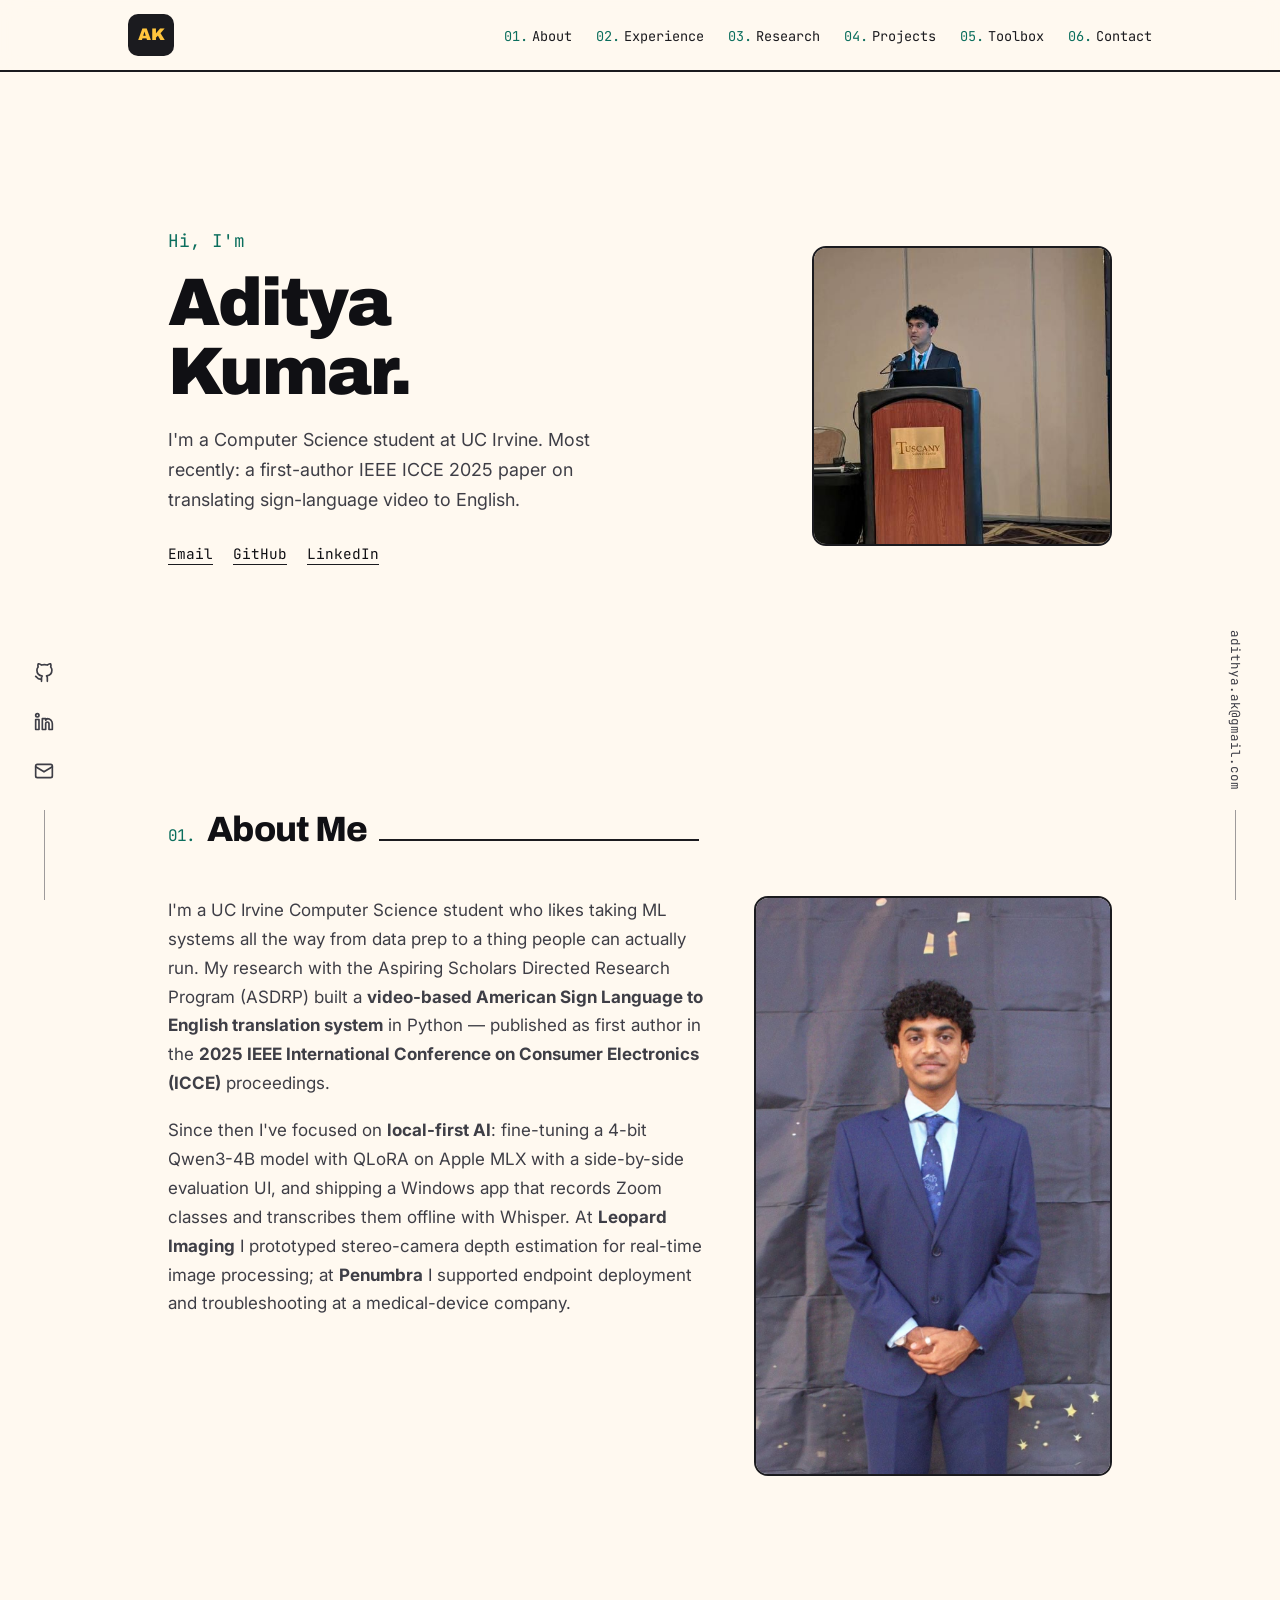
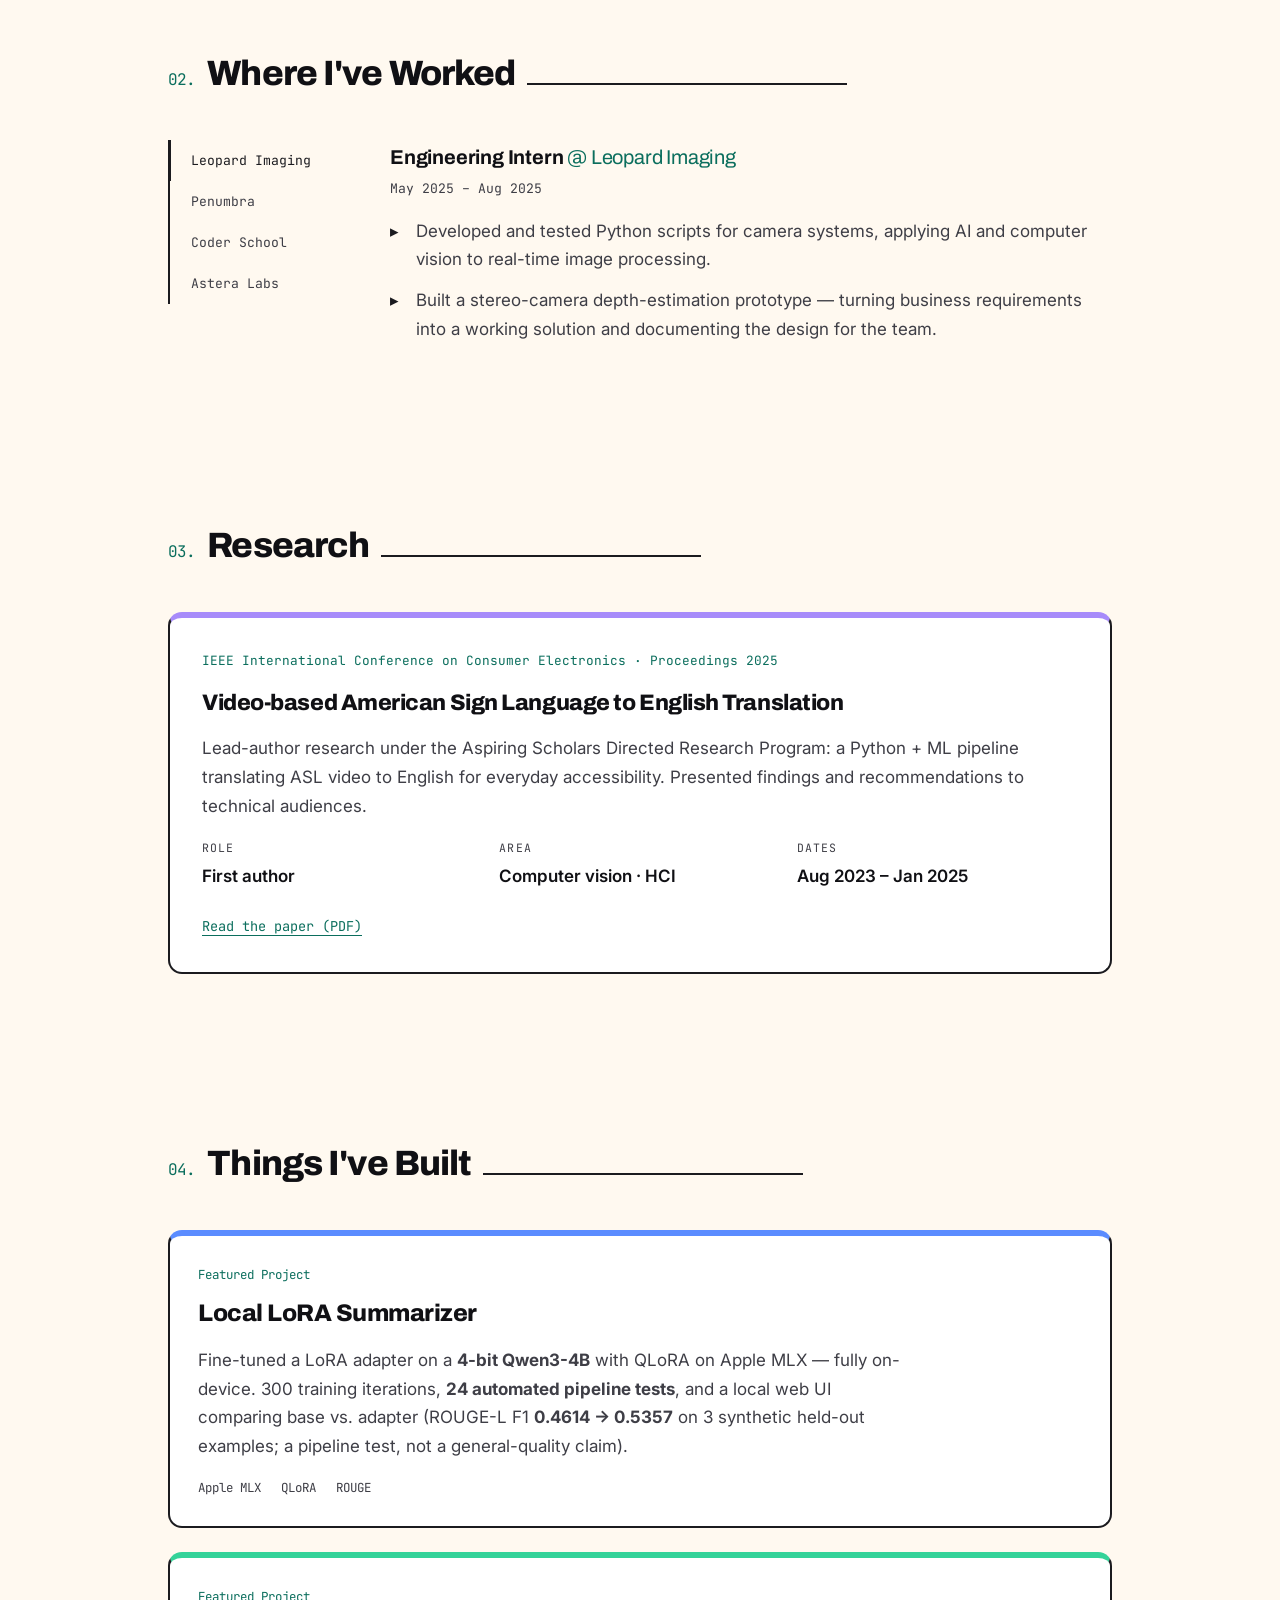
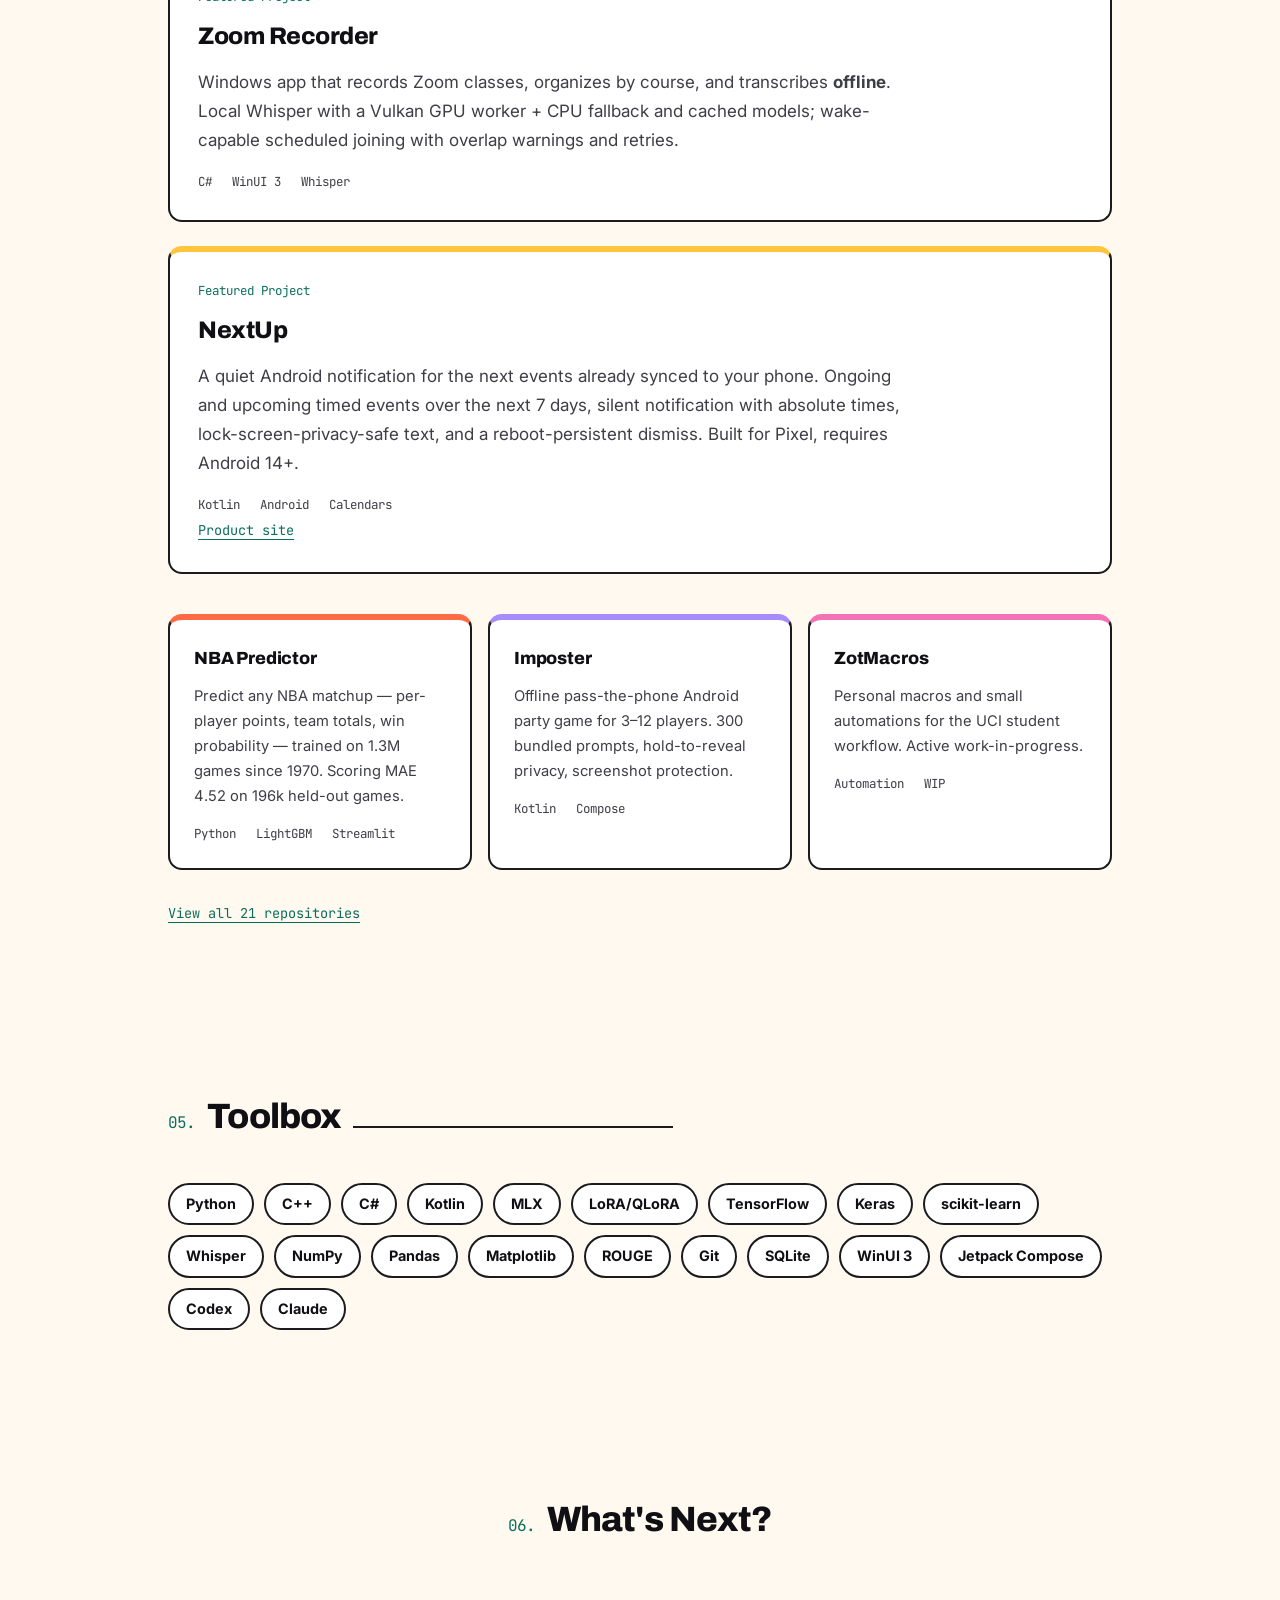
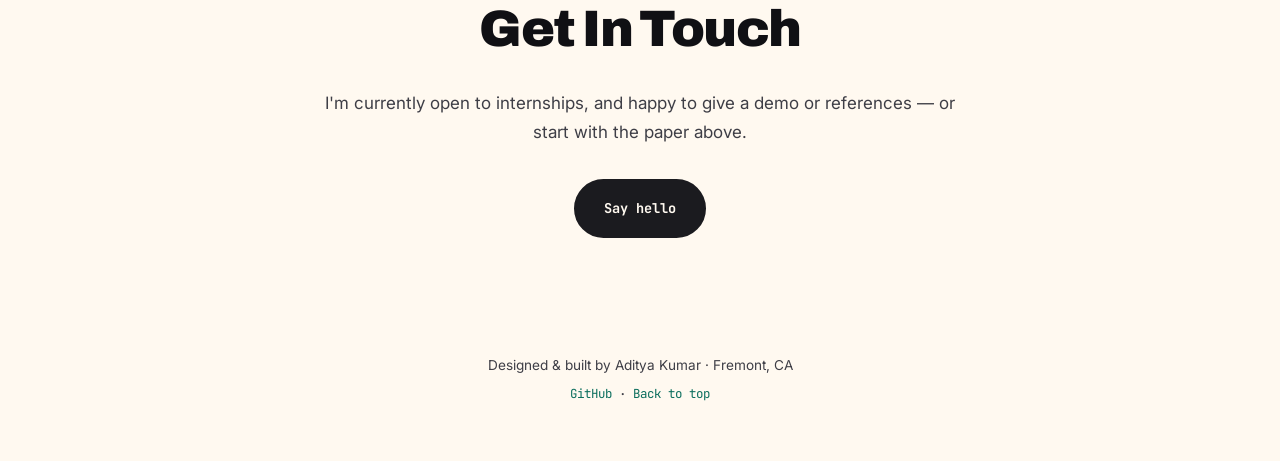
<file: index.html>
<!doctype html>
<html lang="en">
<head>
  <meta charset="utf-8" />
  <meta name="viewport" content="width=device-width, initial-scale=1" />
  <title>Aditya Kumar — Computer Science @ UC Irvine</title>
  <meta name="description" content="Aditya Kumar is a Computer Science student at UC Irvine, first author of an IEEE ICCE 2025 paper on video-based ASL translation. He builds local-first ML systems and on-device apps." />
  <link rel="icon" href="data:image/svg+xml,<svg xmlns='http://www.w3.org/2000/svg' viewBox='0 0 100 100'><rect width='100' height='100' rx='24' fill='%231B1B1F'/><text x='50' y='66' font-size='38' text-anchor='middle' font-family='sans-serif' font-weight='900' fill='%23FFC53D'>AK</text></svg>" />
  <link rel="preconnect" href="https://fonts.googleapis.com" />
  <link rel="preconnect" href="https://fonts.gstatic.com" crossorigin />
  <link href="https://fonts.googleapis.com/css2?family=Archivo:wght@500;600;700;800;900&family=Inter:wght@400;500;600&family=JetBrains+Mono:wght@400;500&display=swap" rel="stylesheet" />
  <link rel="stylesheet" href="assets/css/style.css" />
</head>
<body>
  <a class="skip" href="#main">Skip to content</a>

  <header class="topbar">
    <nav class="topbar-inner" aria-label="Primary">
      <a class="logo" href="#top" aria-label="Aditya Kumar, back to top"><span aria-hidden="true">AK</span></a>
      <button class="menu-btn" id="menuBtn" aria-expanded="false" aria-controls="menuList" aria-label="Menu">
        <svg width="24" height="24" viewBox="0 0 24 24" fill="none" stroke="currentColor" stroke-width="2" stroke-linecap="round"><path d="M4 7h16M4 12h16M4 17h16"/></svg>
      </button>
      <div class="menu" id="menuList">
        <ol>
          <li><a href="#about"><span>01.</span>About</a></li>
          <li><a href="#experience"><span>02.</span>Experience</a></li>
          <li><a href="#research"><span>03.</span>Research</a></li>
          <li><a href="#projects"><span>04.</span>Projects</a></li>
          <li><a href="#skills"><span>05.</span>Toolbox</a></li>
          <li><a href="#contact"><span>06.</span>Contact</a></li>
        </ol>
      </div>
    </nav>
  </header>

  <div class="rail rail-left" aria-hidden="true">
    <ul>
      <li><a href="https://github.com/adityatheperson" target="_blank" rel="noopener" aria-label="GitHub" tabindex="-1"><svg width="20" height="20" viewBox="0 0 24 24" fill="none" stroke="currentColor" stroke-width="2" stroke-linecap="round" stroke-linejoin="round"><path d="M9 19c-5 1.5-5-2.5-7-3m14 6v-3.87a3.37 3.37 0 0 0-.94-2.61c3.14-.35 6.44-1.54 6.44-7A5.44 5.44 0 0 0 20 4.77 5.07 5.07 0 0 0 19.91 1S18.73.65 16 2.48a13.38 13.38 0 0 0-7 0C6.27.65 5.09 1 5.09 1A5.07 5.07 0 0 0 5 4.77a5.44 5.44 0 0 0-1.5 3.78c0 5.42 3.3 6.61 6.44 7A3.37 3.37 0 0 0 9 18.13V22"/></svg></a></li>
      <li><a href="https://www.linkedin.com/in/aditya-kumar-uci" target="_blank" rel="noopener" aria-label="LinkedIn" tabindex="-1"><svg width="20" height="20" viewBox="0 0 24 24" fill="none" stroke="currentColor" stroke-width="2" stroke-linecap="round" stroke-linejoin="round"><path d="M16 8a6 6 0 0 1 6 6v7h-4v-7a2 2 0 0 0-2-2 2 2 0 0 0-2 2v7h-4V8h4v2a6 6 0 0 1 2-2z"/><rect x="2" y="9" width="4" height="12"/><circle cx="4" cy="4" r="2"/></svg></a></li>
      <li><a href="mailto:adithya.ak@gmail.com" aria-label="Email" tabindex="-1"><svg width="20" height="20" viewBox="0 0 24 24" fill="none" stroke="currentColor" stroke-width="2" stroke-linecap="round" stroke-linejoin="round"><rect x="2" y="4" width="20" height="16" rx="2"/><path d="m22 7-10 6L2 7"/></svg></a></li>
    </ul>
  </div>
  <div class="rail rail-right" aria-hidden="true">
    <a href="mailto:adithya.ak@gmail.com" tabindex="-1">adithya.ak@gmail.com</a>
  </div>

  <main id="main">
    <section class="hero" id="top" aria-label="Introduction">
      <div class="hero-text">
        <p class="mono greeting">Hi, I'm</p>
        <h1>Aditya Kumar.</h1>
        <p class="lede">I'm a Computer Science student at UC Irvine. Most recently: a first-author IEEE ICCE 2025 paper on translating sign-language video to English.</p>
        <p class="intro-links">
          <a href="mailto:adithya.ak@gmail.com">Email</a>
          <a href="https://github.com/adityatheperson" target="_blank" rel="noopener">GitHub</a>
          <a href="https://www.linkedin.com/in/aditya-kumar-uci" target="_blank" rel="noopener">LinkedIn</a>
        </p>
      </div>
      <figure class="hero-photo">
        <img src="assets/portrait.jpg" alt="Aditya Kumar presenting at a podium" width="460" height="460" fetchpriority="high" />
      </figure>
    </section>

    <section class="section" id="about" aria-label="About">
      <h2 class="numbered"><span>01.</span> About Me</h2>
      <div class="about-grid">
        <div class="about-copy">
          <p>I'm a UC Irvine Computer Science student who likes taking ML systems all the way from data prep to a thing people can actually run. My research with the Aspiring Scholars Directed Research Program (ASDRP) built a <strong>video-based American Sign Language to English translation system</strong> in Python — published as first author in the <strong>2025 IEEE International Conference on Consumer Electronics (ICCE)</strong> proceedings.</p>
          <p>Since then I've focused on <strong>local-first AI</strong>: fine-tuning a 4-bit Qwen3-4B model with QLoRA on Apple MLX with a side-by-side evaluation UI, and shipping a Windows app that records Zoom classes and transcribes them offline with Whisper. At <strong>Leopard Imaging</strong> I prototyped stereo-camera depth estimation for real-time image processing; at <strong>Penumbra</strong> I supported endpoint deployment and troubleshooting at a medical-device company.</p>
        </div>
        <div class="about-photo">
          <img src="assets/about-photo.jpg" alt="Portrait of Aditya Kumar" width="985" height="1600" loading="lazy" />
        </div>
      </div>
    </section>

    <section class="section" id="experience" aria-label="Experience">
      <h2 class="numbered"><span>02.</span> Where I've Worked</h2>
      <div class="tabs" id="jobTabs">
        <div class="tab-list" role="tablist" aria-label="Jobs">
          <button role="tab" id="tab-0" aria-controls="panel-0" aria-selected="true">Leopard Imaging</button>
          <button role="tab" id="tab-1" aria-controls="panel-1" aria-selected="false" tabindex="-1">Penumbra</button>
          <button role="tab" id="tab-2" aria-controls="panel-2" aria-selected="false" tabindex="-1">Coder School</button>
          <button role="tab" id="tab-3" aria-controls="panel-3" aria-selected="false" tabindex="-1">Astera Labs</button>
        </div>
        <div class="tab-panels">
          <div role="tabpanel" id="panel-0" aria-labelledby="tab-0">
            <h3>Engineering Intern <span class="at">@ Leopard Imaging</span></h3>
            <p class="mono range">May 2025 – Aug 2025</p>
            <ul>
              <li>Developed and tested Python scripts for camera systems, applying AI and computer vision to real-time image processing.</li>
              <li>Built a stereo-camera depth-estimation prototype — turning business requirements into a working solution and documenting the design for the team.</li>
            </ul>
          </div>
          <div role="tabpanel" id="panel-1" aria-labelledby="tab-1" hidden>
            <h3>Information Technology Intern <span class="at">@ <a href="https://www.penumbrainc.com" target="_blank" rel="noopener">Penumbra, Inc.</a></span></h3>
            <p class="mono range">Jun 2026 – Aug 2026</p>
            <ul><li>Supported endpoint hardware deployment, enterprise software, and troubleshooting for internal users at a medical-device company.</li></ul>
          </div>
          <div role="tabpanel" id="panel-2" aria-labelledby="tab-2" hidden>
            <h3>Code Teacher <span class="at">@ The Coder School</span></h3>
            <p class="mono range">Jan 2026 – Present · 10 hrs/wk</p>
            <ul>
              <li>Teach project-based coding to kids from 2nd to 9th grade — concepts through building, not lectures.</li>
              <li>Mainly Scratch with younger kids and Python with older ones.</li>
            </ul>
          </div>
          <div role="tabpanel" id="panel-3" aria-labelledby="tab-3" hidden>
            <h3>Intern <span class="at">@ <a href="https://www.asteralabs.com" target="_blank" rel="noopener">Astera Labs</a></span></h3>
            <p class="mono range">May 2022 – Aug 2022 · 26 hrs/wk</p>
            <ul>
              <li>Paid summer intern (grade 9) at a connectivity-chip company, rotating across departments and mentors.</li>
              <li>Assisted in writing accessory programs and refining chip-design processes; built skills in presentation, organization, communication, and design process.</li>
            </ul>
          </div>
        </div>
      </div>
    </section>

    <section class="section" id="research" aria-label="Research">
      <h2 class="numbered"><span>03.</span> Research</h2>
      <article class="paper">
        <p class="mono venue">IEEE International Conference on Consumer Electronics · Proceedings 2025</p>
        <h3>Video-based American Sign Language to English Translation</h3>
        <p>Lead-author research under the Aspiring Scholars Directed Research Program: a Python + ML pipeline translating ASL video to English for everyday accessibility. Presented findings and recommendations to technical audiences.</p>
        <dl class="paper-meta">
          <div><dt>Role</dt><dd>First author</dd></div>
          <div><dt>Area</dt><dd>Computer vision · HCI</dd></div>
          <div><dt>Dates</dt><dd>Aug 2023 – Jan 2025</dd></div>
        </dl>
        <a class="text-link" href="assets/Aditya-Kumar-ASL-Paper-ICCE-2025.pdf" target="_blank" rel="noopener">Read the paper (PDF)</a>
      </article>
    </section>

    <section class="section" id="projects" aria-label="Projects">
      <h2 class="numbered"><span>04.</span> Things I've Built</h2>
      <ul class="featured-list">
        <li class="sticker s-blue">
          <p class="mono overline">Featured Project</p>
          <h3><a href="https://github.com/adityatheperson/lorasummarizer" target="_blank" rel="noopener">Local LoRA Summarizer</a></h3>
          <p>Fine-tuned a LoRA adapter on a <strong>4-bit Qwen3-4B</strong> with QLoRA on Apple MLX — fully on-device. 300 training iterations, <strong>24 automated pipeline tests</strong>, and a local web UI comparing base vs. adapter (ROUGE-L F1 <strong>0.4614 → 0.5357</strong> on 3 synthetic held-out examples; a pipeline test, not a general-quality claim).</p>
          <ul class="mono tech"><li>Apple MLX</li><li>QLoRA</li><li>ROUGE</li></ul>
        </li>
        <li class="sticker s-green">
          <p class="mono overline">Featured Project</p>
          <h3><a href="https://github.com/adityatheperson/ZoomRecorder" target="_blank" rel="noopener">Zoom Recorder</a></h3>
          <p>Windows app that records Zoom classes, organizes by course, and transcribes <strong>offline</strong>. Local Whisper with a Vulkan GPU worker + CPU fallback and cached models; wake-capable scheduled joining with overlap warnings and retries.</p>
          <ul class="mono tech"><li>C#</li><li>WinUI 3</li><li>Whisper</li></ul>
        </li>
        <li class="sticker s-yellow">
          <p class="mono overline">Featured Project</p>
          <h3><a href="https://github.com/adityatheperson/Nextup" target="_blank" rel="noopener">NextUp</a></h3>
          <p>A quiet Android notification for the next events already synced to your phone. Ongoing and upcoming timed events over the next 7 days, silent notification with absolute times, lock-screen-privacy-safe text, and a reboot-persistent dismiss. Built for Pixel, requires Android 14+.</p>
          <ul class="mono tech"><li>Kotlin</li><li>Android</li><li>Calendars</li></ul>
          <a class="text-link" href="https://adityatheperson.github.io/Nextup/" target="_blank" rel="noopener">Product site</a>
        </li>
      </ul>
      <ul class="other-grid">
        <li class="sticker s-orange">
          <h4><a href="https://github.com/adityatheperson/nbapredictor" target="_blank" rel="noopener">NBA Predictor</a></h4>
          <p>Predict any NBA matchup — per-player points, team totals, win probability — trained on 1.3M games since 1970. Scoring MAE 4.52 on 196k held-out games.</p>
          <ul class="mono tech"><li>Python</li><li>LightGBM</li><li>Streamlit</li></ul>
        </li>
        <li class="sticker s-purple">
          <h4><a href="https://github.com/adityatheperson/imposter" target="_blank" rel="noopener">Imposter</a></h4>
          <p>Offline pass-the-phone Android party game for 3–12 players. 300 bundled prompts, hold-to-reveal privacy, screenshot protection.</p>
          <ul class="mono tech"><li>Kotlin</li><li>Compose</li></ul>
        </li>
        <li class="sticker s-pink">
          <h4><a href="https://github.com/adityatheperson/ZotMacros" target="_blank" rel="noopener">ZotMacros</a></h4>
          <p>Personal macros and small automations for the UCI student workflow. Active work-in-progress.</p>
          <ul class="mono tech"><li>Automation</li><li>WIP</li></ul>
        </li>
      </ul>
      <a class="text-link" href="https://github.com/adityatheperson?tab=repositories" target="_blank" rel="noopener">View all 21 repositories</a>
    </section>

    <section class="section" id="skills" aria-label="Skills">
      <h2 class="numbered"><span>05.</span> Toolbox</h2>
      <ul class="chips">
        <li>Python</li><li>C++</li><li>C#</li><li>Kotlin</li><li>MLX</li><li>LoRA/QLoRA</li><li>TensorFlow</li><li>Keras</li><li>scikit-learn</li><li>Whisper</li><li>NumPy</li><li>Pandas</li><li>Matplotlib</li><li>ROUGE</li><li>Git</li><li>SQLite</li><li>WinUI 3</li><li>Jetpack Compose</li><li>Codex</li><li>Claude</li>
      </ul>
    </section>

    <section class="section contact" id="contact" aria-label="Contact">
      <h2 class="numbered center"><span>06.</span> What's Next?</h2>
      <h3 class="big-cta">Get In Touch</h3>
      <p>I'm currently open to internships, and happy to give a demo or references — or start with the paper above.</p>
      <div class="hero-cta center">
        <a class="btn-solid" href="mailto:adithya.ak@gmail.com">Say hello</a>
      </div>
    </section>
  </main>

  <footer>
    <p>Designed &amp; built by Aditya Kumar · Fremont, CA</p>
    <p class="mono"><a href="https://github.com/adityatheperson" target="_blank" rel="noopener">GitHub</a> · <a href="#top">Back to top</a></p>
  </footer>

  <script src="assets/js/main.js" defer></script>
</body>
</html>
</file>
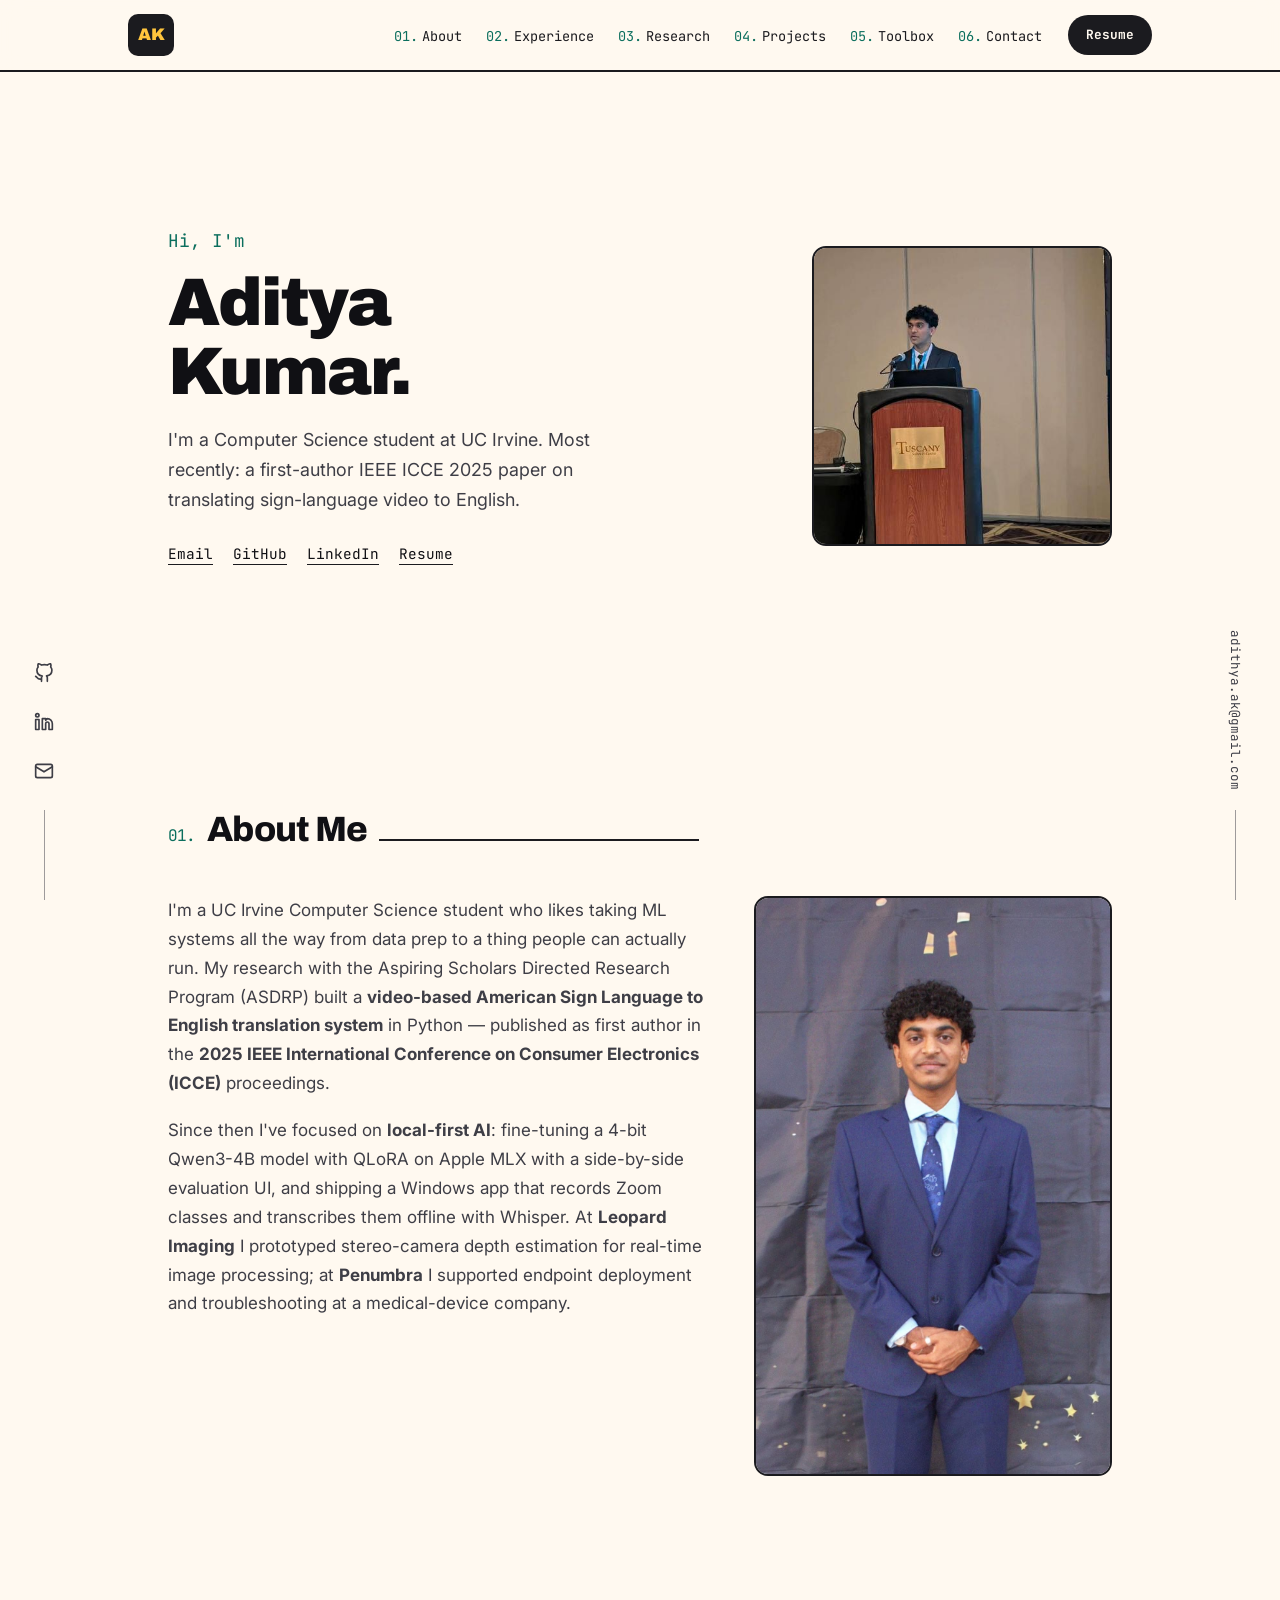
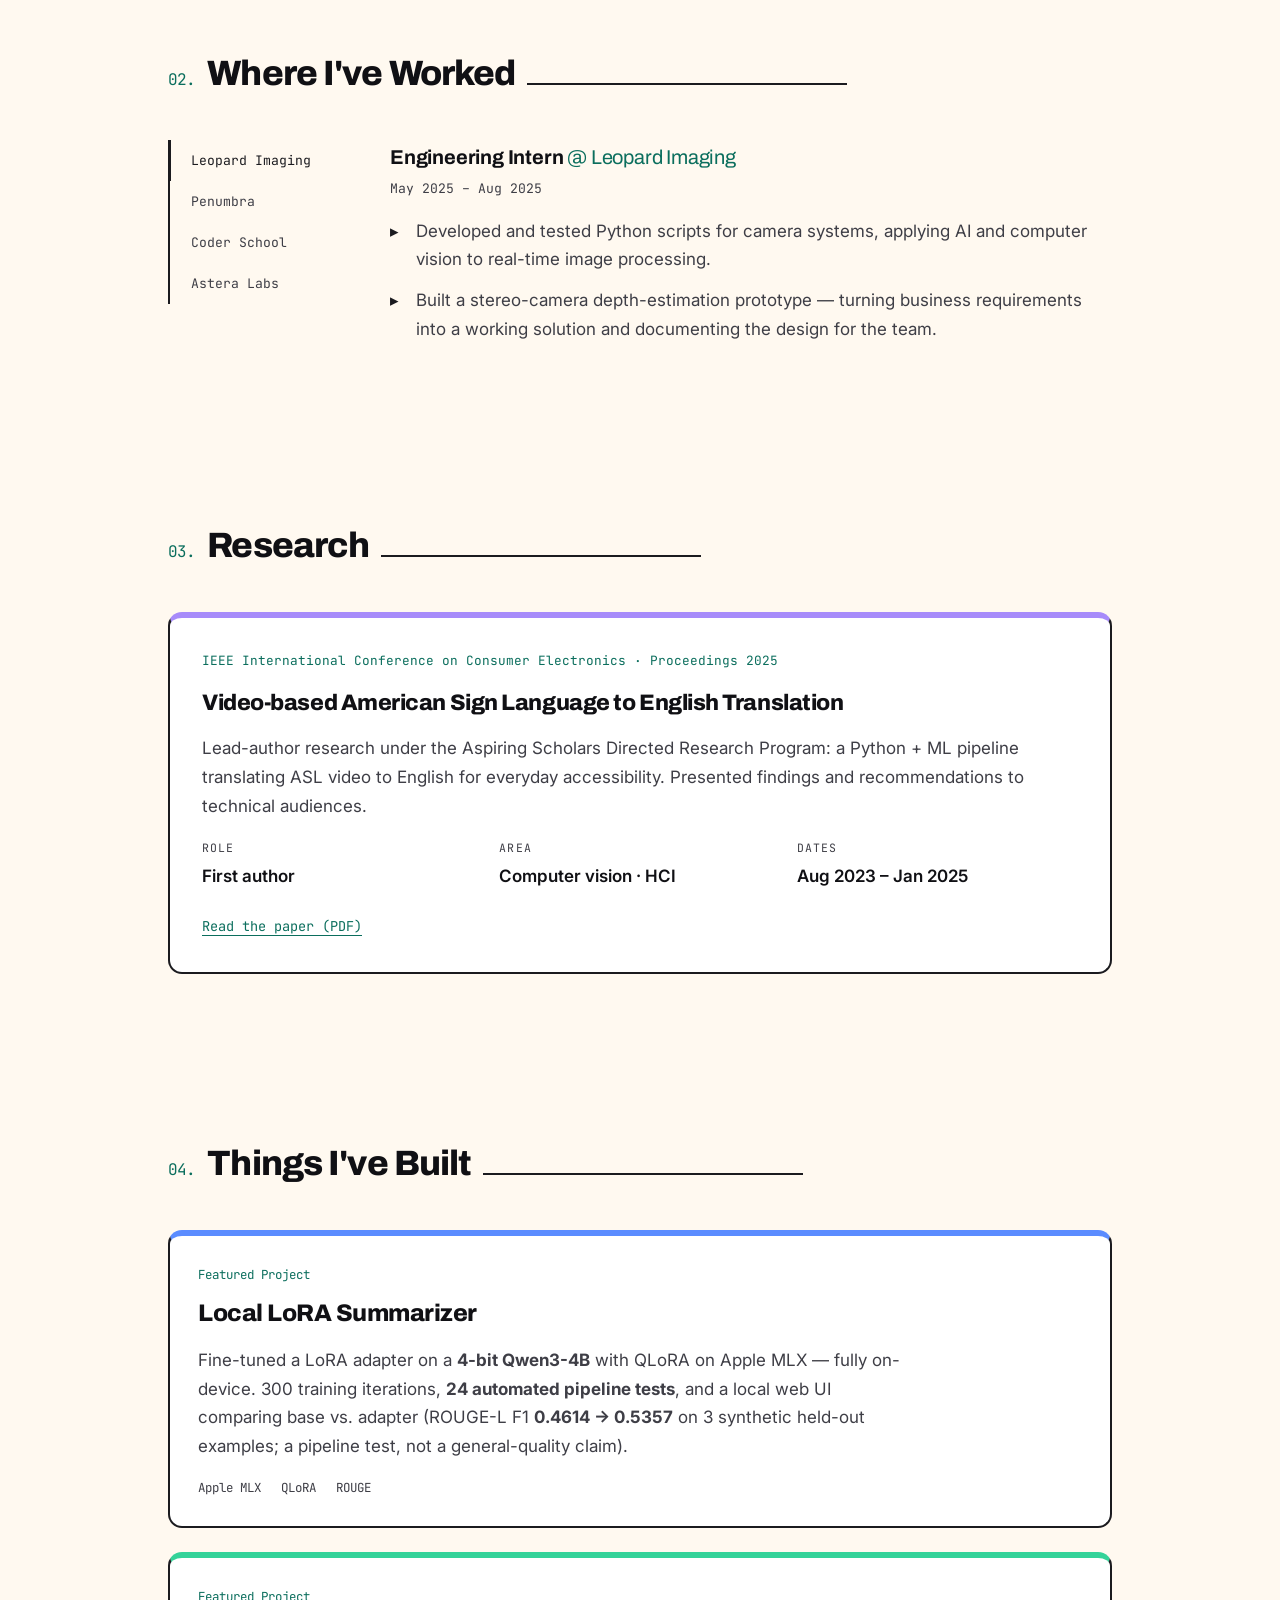
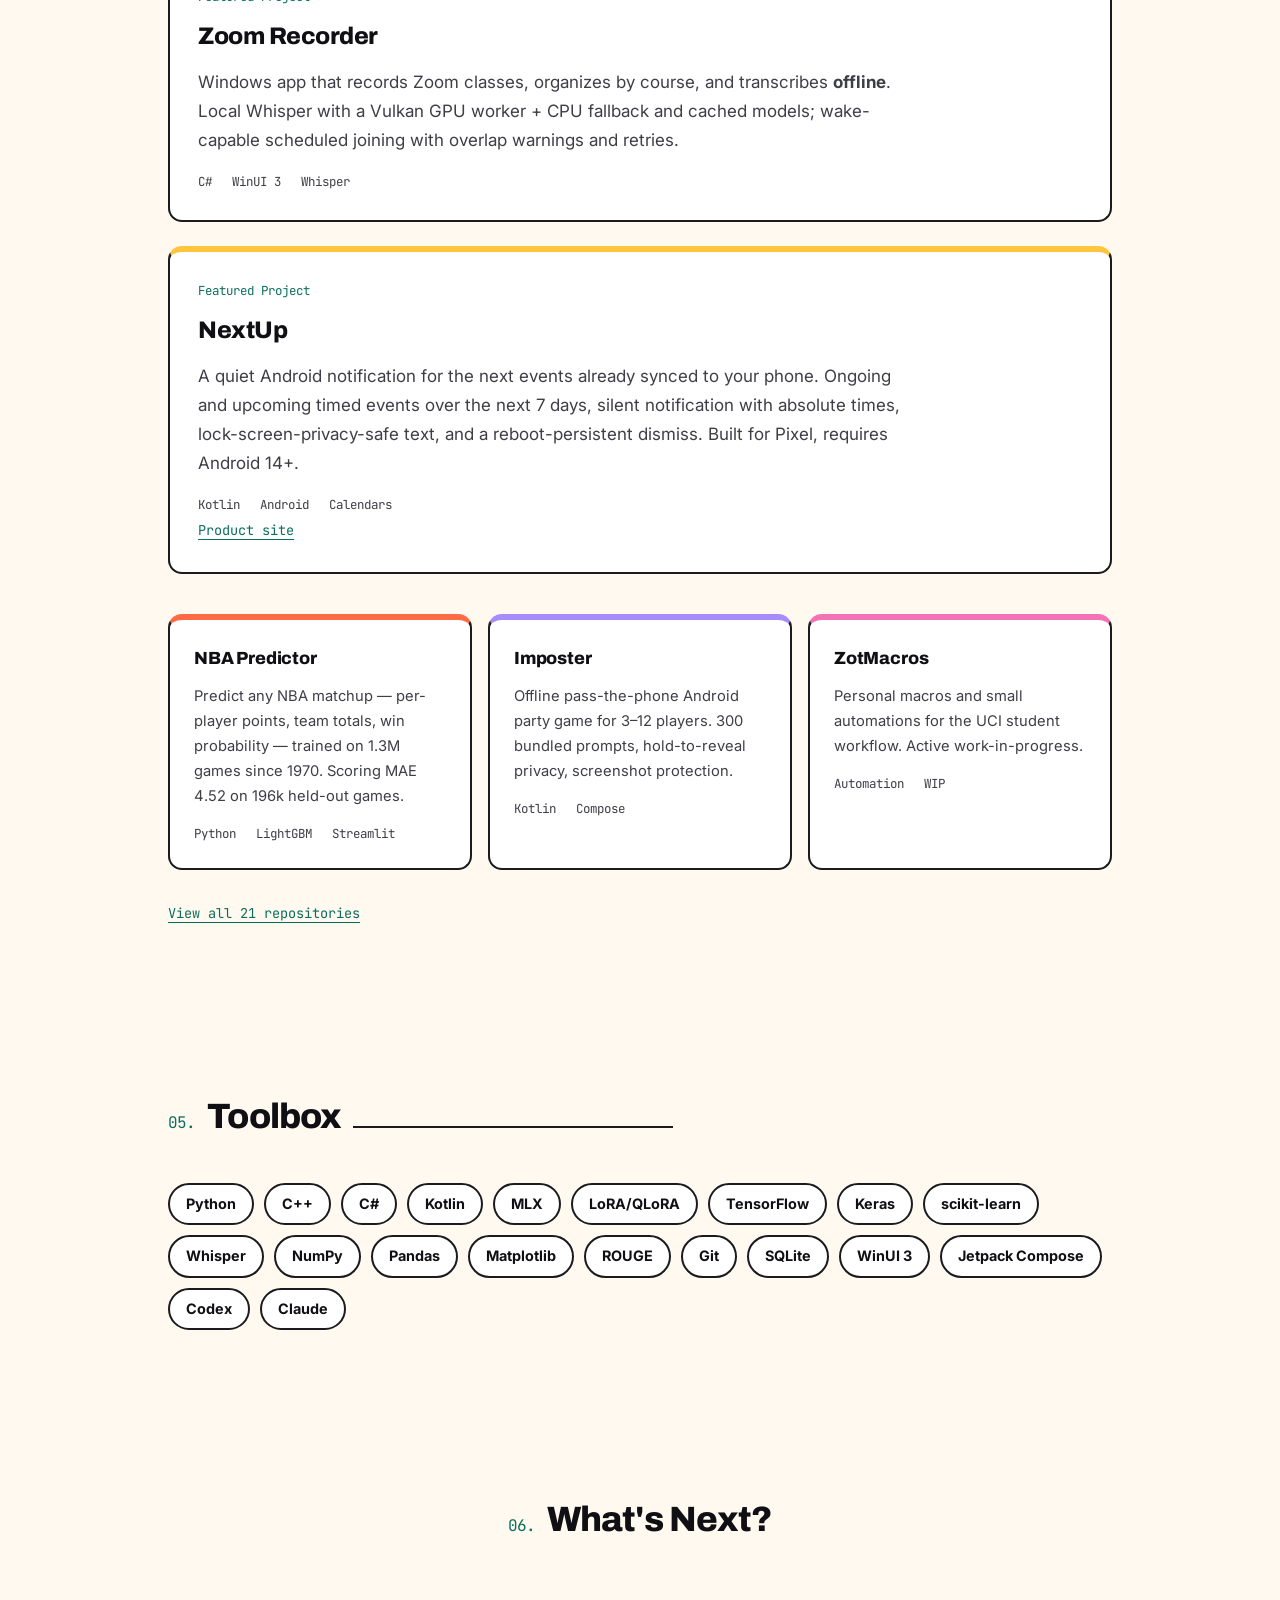
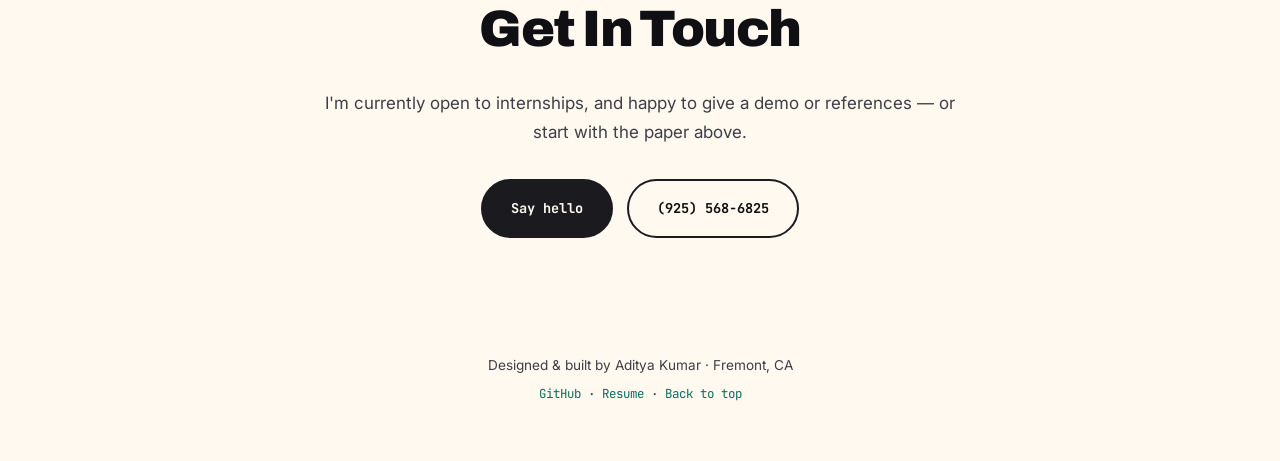
<file: variants/fusion/index.html>
<!doctype html>
<html lang="en">
<head>
  <meta charset="utf-8" />
  <meta name="viewport" content="width=device-width, initial-scale=1" />
  <title>Aditya Kumar — Computer Science @ UC Irvine</title>
  <meta name="description" content="Aditya Kumar is a Computer Science student at UC Irvine, first author of an IEEE ICCE 2025 paper on video-based ASL translation. He builds local-first ML systems and on-device apps." />
  <link rel="icon" href="data:image/svg+xml,<svg xmlns='http://www.w3.org/2000/svg' viewBox='0 0 100 100'><rect width='100' height='100' rx='24' fill='%231B1B1F'/><text x='50' y='66' font-size='38' text-anchor='middle' font-family='sans-serif' font-weight='900' fill='%23FFC53D'>AK</text></svg>" />
  <link rel="preconnect" href="https://fonts.googleapis.com" />
  <link rel="preconnect" href="https://fonts.gstatic.com" crossorigin />
  <link href="https://fonts.googleapis.com/css2?family=Archivo:wght@500;600;700;800;900&family=Inter:wght@400;500;600&family=JetBrains+Mono:wght@400;500&display=swap" rel="stylesheet" />
  <link rel="stylesheet" href="style.css" />
</head>
<body>
  <a class="skip" href="#main">Skip to content</a>

  <header class="topbar">
    <nav class="topbar-inner" aria-label="Primary">
      <a class="logo" href="#top" aria-label="Aditya Kumar, back to top"><span aria-hidden="true">AK</span></a>
      <button class="menu-btn" id="menuBtn" aria-expanded="false" aria-controls="menuList" aria-label="Menu">
        <svg width="24" height="24" viewBox="0 0 24 24" fill="none" stroke="currentColor" stroke-width="2" stroke-linecap="round"><path d="M4 7h16M4 12h16M4 17h16"/></svg>
      </button>
      <div class="menu" id="menuList">
        <ol>
          <li><a href="#about"><span>01.</span>About</a></li>
          <li><a href="#experience"><span>02.</span>Experience</a></li>
          <li><a href="#research"><span>03.</span>Research</a></li>
          <li><a href="#projects"><span>04.</span>Projects</a></li>
          <li><a href="#skills"><span>05.</span>Toolbox</a></li>
          <li><a href="#contact"><span>06.</span>Contact</a></li>
        </ol>
        <div class="menu-foot">
          <a class="resume-btn" href="../../assets/Aditya-Kumar-Resume.pdf" download>Resume</a>
        </div>
      </div>
    </nav>
  </header>

  <div class="rail rail-left" aria-hidden="true">
    <ul>
      <li><a href="https://github.com/adityatheperson" target="_blank" rel="noopener" aria-label="GitHub" tabindex="-1"><svg width="20" height="20" viewBox="0 0 24 24" fill="none" stroke="currentColor" stroke-width="2" stroke-linecap="round" stroke-linejoin="round"><path d="M9 19c-5 1.5-5-2.5-7-3m14 6v-3.87a3.37 3.37 0 0 0-.94-2.61c3.14-.35 6.44-1.54 6.44-7A5.44 5.44 0 0 0 20 4.77 5.07 5.07 0 0 0 19.91 1S18.73.65 16 2.48a13.38 13.38 0 0 0-7 0C6.27.65 5.09 1 5.09 1A5.07 5.07 0 0 0 5 4.77a5.44 5.44 0 0 0-1.5 3.78c0 5.42 3.3 6.61 6.44 7A3.37 3.37 0 0 0 9 18.13V22"/></svg></a></li>
      <li><a href="https://www.linkedin.com/in/aditya-kumar-uci" target="_blank" rel="noopener" aria-label="LinkedIn" tabindex="-1"><svg width="20" height="20" viewBox="0 0 24 24" fill="none" stroke="currentColor" stroke-width="2" stroke-linecap="round" stroke-linejoin="round"><path d="M16 8a6 6 0 0 1 6 6v7h-4v-7a2 2 0 0 0-2-2 2 2 0 0 0-2 2v7h-4V8h4v2a6 6 0 0 1 2-2z"/><rect x="2" y="9" width="4" height="12"/><circle cx="4" cy="4" r="2"/></svg></a></li>
      <li><a href="mailto:adithya.ak@gmail.com" aria-label="Email" tabindex="-1"><svg width="20" height="20" viewBox="0 0 24 24" fill="none" stroke="currentColor" stroke-width="2" stroke-linecap="round" stroke-linejoin="round"><rect x="2" y="4" width="20" height="16" rx="2"/><path d="m22 7-10 6L2 7"/></svg></a></li>
    </ul>
  </div>
  <div class="rail rail-right" aria-hidden="true">
    <a href="mailto:adithya.ak@gmail.com" tabindex="-1">adithya.ak@gmail.com</a>
  </div>

  <main id="main">
    <section class="hero" id="top" aria-label="Introduction">
      <div class="hero-text">
        <p class="mono greeting">Hi, I'm</p>
        <h1>Aditya Kumar.</h1>
        <p class="lede">I'm a Computer Science student at UC Irvine. Most recently: a first-author IEEE ICCE 2025 paper on translating sign-language video to English.</p>
        <p class="intro-links">
          <a href="mailto:adithya.ak@gmail.com">Email</a>
          <a href="https://github.com/adityatheperson" target="_blank" rel="noopener">GitHub</a>
          <a href="https://www.linkedin.com/in/aditya-kumar-uci" target="_blank" rel="noopener">LinkedIn</a>
          <a href="../../assets/Aditya-Kumar-Resume.pdf" download>Resume</a>
        </p>
      </div>
      <figure class="hero-photo">
        <img src="../../assets/portrait.jpg" alt="Aditya Kumar presenting at a podium" width="460" height="460" fetchpriority="high" />
      </figure>
    </section>

    <section class="section" id="about" aria-label="About">
      <h2 class="numbered"><span>01.</span> About Me</h2>
      <div class="about-grid">
        <div class="about-copy">
          <p>I'm a UC Irvine Computer Science student who likes taking ML systems all the way from data prep to a thing people can actually run. My research with the Aspiring Scholars Directed Research Program (ASDRP) built a <strong>video-based American Sign Language to English translation system</strong> in Python — published as first author in the <strong>2025 IEEE International Conference on Consumer Electronics (ICCE)</strong> proceedings.</p>
          <p>Since then I've focused on <strong>local-first AI</strong>: fine-tuning a 4-bit Qwen3-4B model with QLoRA on Apple MLX with a side-by-side evaluation UI, and shipping a Windows app that records Zoom classes and transcribes them offline with Whisper. At <strong>Leopard Imaging</strong> I prototyped stereo-camera depth estimation for real-time image processing; at <strong>Penumbra</strong> I supported endpoint deployment and troubleshooting at a medical-device company.</p>
        </div>
        <div class="about-photo">
          <img src="../../assets/about-photo.jpg" alt="Portrait of Aditya Kumar" width="985" height="1600" loading="lazy" />
        </div>
      </div>
    </section>

    <section class="section" id="experience" aria-label="Experience">
      <h2 class="numbered"><span>02.</span> Where I've Worked</h2>
      <div class="tabs" id="jobTabs">
        <div class="tab-list" role="tablist" aria-label="Jobs">
          <button role="tab" id="tab-0" aria-controls="panel-0" aria-selected="true">Leopard Imaging</button>
          <button role="tab" id="tab-1" aria-controls="panel-1" aria-selected="false" tabindex="-1">Penumbra</button>
          <button role="tab" id="tab-2" aria-controls="panel-2" aria-selected="false" tabindex="-1">Coder School</button>
          <button role="tab" id="tab-3" aria-controls="panel-3" aria-selected="false" tabindex="-1">Astera Labs</button>
        </div>
        <div class="tab-panels">
          <div role="tabpanel" id="panel-0" aria-labelledby="tab-0">
            <h3>Engineering Intern <span class="at">@ Leopard Imaging</span></h3>
            <p class="mono range">May 2025 – Aug 2025</p>
            <ul>
              <li>Developed and tested Python scripts for camera systems, applying AI and computer vision to real-time image processing.</li>
              <li>Built a stereo-camera depth-estimation prototype — turning business requirements into a working solution and documenting the design for the team.</li>
            </ul>
          </div>
          <div role="tabpanel" id="panel-1" aria-labelledby="tab-1" hidden>
            <h3>Information Technology Intern <span class="at">@ <a href="https://www.penumbrainc.com" target="_blank" rel="noopener">Penumbra, Inc.</a></span></h3>
            <p class="mono range">Jun 2026 – Aug 2026</p>
            <ul><li>Supported endpoint hardware deployment, enterprise software, and troubleshooting for internal users at a medical-device company.</li></ul>
          </div>
          <div role="tabpanel" id="panel-2" aria-labelledby="tab-2" hidden>
            <h3>Code Teacher <span class="at">@ The Coder School</span></h3>
            <p class="mono range">Jan 2026 – Present · 10 hrs/wk</p>
            <ul>
              <li>Teach project-based coding to kids from 2nd to 9th grade — concepts through building, not lectures.</li>
              <li>Mainly Scratch with younger kids and Python with older ones.</li>
            </ul>
          </div>
          <div role="tabpanel" id="panel-3" aria-labelledby="tab-3" hidden>
            <h3>Intern <span class="at">@ <a href="https://www.asteralabs.com" target="_blank" rel="noopener">Astera Labs</a></span></h3>
            <p class="mono range">May 2022 – Aug 2022 · 26 hrs/wk</p>
            <ul>
              <li>Paid summer intern (grade 9) at a connectivity-chip company, rotating across departments and mentors.</li>
              <li>Assisted in writing accessory programs and refining chip-design processes; built skills in presentation, organization, communication, and design process.</li>
            </ul>
          </div>
        </div>
      </div>
    </section>

    <section class="section" id="research" aria-label="Research">
      <h2 class="numbered"><span>03.</span> Research</h2>
      <article class="paper">
        <p class="mono venue">IEEE International Conference on Consumer Electronics · Proceedings 2025</p>
        <h3>Video-based American Sign Language to English Translation</h3>
        <p>Lead-author research under the Aspiring Scholars Directed Research Program: a Python + ML pipeline translating ASL video to English for everyday accessibility. Presented findings and recommendations to technical audiences.</p>
        <dl class="paper-meta">
          <div><dt>Role</dt><dd>First author</dd></div>
          <div><dt>Area</dt><dd>Computer vision · HCI</dd></div>
          <div><dt>Dates</dt><dd>Aug 2023 – Jan 2025</dd></div>
        </dl>
        <a class="text-link" href="../../assets/Aditya-Kumar-ASL-Paper-ICCE-2025.pdf" target="_blank" rel="noopener">Read the paper (PDF)</a>
      </article>
    </section>

    <section class="section" id="projects" aria-label="Projects">
      <h2 class="numbered"><span>04.</span> Things I've Built</h2>
      <ul class="featured-list">
        <li class="sticker s-blue">
          <p class="mono overline">Featured Project</p>
          <h3><a href="https://github.com/adityatheperson/lorasummarizer" target="_blank" rel="noopener">Local LoRA Summarizer</a></h3>
          <p>Fine-tuned a LoRA adapter on a <strong>4-bit Qwen3-4B</strong> with QLoRA on Apple MLX — fully on-device. 300 training iterations, <strong>24 automated pipeline tests</strong>, and a local web UI comparing base vs. adapter (ROUGE-L F1 <strong>0.4614 → 0.5357</strong> on 3 synthetic held-out examples; a pipeline test, not a general-quality claim).</p>
          <ul class="mono tech"><li>Apple MLX</li><li>QLoRA</li><li>ROUGE</li></ul>
        </li>
        <li class="sticker s-green">
          <p class="mono overline">Featured Project</p>
          <h3><a href="https://github.com/adityatheperson/ZoomRecorder" target="_blank" rel="noopener">Zoom Recorder</a></h3>
          <p>Windows app that records Zoom classes, organizes by course, and transcribes <strong>offline</strong>. Local Whisper with a Vulkan GPU worker + CPU fallback and cached models; wake-capable scheduled joining with overlap warnings and retries.</p>
          <ul class="mono tech"><li>C#</li><li>WinUI 3</li><li>Whisper</li></ul>
        </li>
        <li class="sticker s-yellow">
          <p class="mono overline">Featured Project</p>
          <h3><a href="https://github.com/adityatheperson/Nextup" target="_blank" rel="noopener">NextUp</a></h3>
          <p>A quiet Android notification for the next events already synced to your phone. Ongoing and upcoming timed events over the next 7 days, silent notification with absolute times, lock-screen-privacy-safe text, and a reboot-persistent dismiss. Built for Pixel, requires Android 14+.</p>
          <ul class="mono tech"><li>Kotlin</li><li>Android</li><li>Calendars</li></ul>
          <a class="text-link" href="https://adityatheperson.github.io/Nextup/" target="_blank" rel="noopener">Product site</a>
        </li>
      </ul>
      <ul class="other-grid">
        <li class="sticker s-orange">
          <h4><a href="https://github.com/adityatheperson/nbapredictor" target="_blank" rel="noopener">NBA Predictor</a></h4>
          <p>Predict any NBA matchup — per-player points, team totals, win probability — trained on 1.3M games since 1970. Scoring MAE 4.52 on 196k held-out games.</p>
          <ul class="mono tech"><li>Python</li><li>LightGBM</li><li>Streamlit</li></ul>
        </li>
        <li class="sticker s-purple">
          <h4><a href="https://github.com/adityatheperson/imposter" target="_blank" rel="noopener">Imposter</a></h4>
          <p>Offline pass-the-phone Android party game for 3–12 players. 300 bundled prompts, hold-to-reveal privacy, screenshot protection.</p>
          <ul class="mono tech"><li>Kotlin</li><li>Compose</li></ul>
        </li>
        <li class="sticker s-pink">
          <h4><a href="https://github.com/adityatheperson/ZotMacros" target="_blank" rel="noopener">ZotMacros</a></h4>
          <p>Personal macros and small automations for the UCI student workflow. Active work-in-progress.</p>
          <ul class="mono tech"><li>Automation</li><li>WIP</li></ul>
        </li>
      </ul>
      <a class="text-link" href="https://github.com/adityatheperson?tab=repositories" target="_blank" rel="noopener">View all 21 repositories</a>
    </section>

    <section class="section" id="skills" aria-label="Skills">
      <h2 class="numbered"><span>05.</span> Toolbox</h2>
      <ul class="chips">
        <li>Python</li><li>C++</li><li>C#</li><li>Kotlin</li><li>MLX</li><li>LoRA/QLoRA</li><li>TensorFlow</li><li>Keras</li><li>scikit-learn</li><li>Whisper</li><li>NumPy</li><li>Pandas</li><li>Matplotlib</li><li>ROUGE</li><li>Git</li><li>SQLite</li><li>WinUI 3</li><li>Jetpack Compose</li><li>Codex</li><li>Claude</li>
      </ul>
    </section>

    <section class="section contact" id="contact" aria-label="Contact">
      <h2 class="numbered center"><span>06.</span> What's Next?</h2>
      <h3 class="big-cta">Get In Touch</h3>
      <p>I'm currently open to internships, and happy to give a demo or references — or start with the paper above.</p>
      <div class="hero-cta center">
        <a class="btn-solid" href="mailto:adithya.ak@gmail.com">Say hello</a>
        <a class="btn-outline" href="tel:+19255686825">(925) 568-6825</a>
      </div>
    </section>
  </main>

  <footer>
    <p>Designed &amp; built by Aditya Kumar · Fremont, CA</p>
    <p class="mono"><a href="https://github.com/adityatheperson" target="_blank" rel="noopener">GitHub</a> · <a href="../../assets/Aditya-Kumar-Resume.pdf" download>Resume</a> · <a href="#top">Back to top</a></p>
  </footer>

  <script src="main.js" defer></script>
</body>
</html>
</file>
<file: assets/css/style.css>
:root {
  --ground: #fff9f0;
  --ground-soft: #ffffff;
  --panel: #ffffff;
  --line: #1b1b1f;
  --body: #3e3e46;
  --strong: #1b1b1f;
  --bright: #101014;
  --label: #0b6e5d;
  --cta: #1b1b1f;
  --cta-ink: #fff9f0;
  --orange: #ff6b45;
  --blue: #5b8cff;
  --green: #34d399;
  --purple: #a78bfa;
  --yellow: #ffc53d;
  --pink: #f472b6;
  --display: "Archivo", system-ui, sans-serif;
  --sans: "Inter", system-ui, -apple-system, "Segoe UI", sans-serif;
  --mono: "JetBrains Mono", ui-monospace, "SF Mono", monospace;
}
* { box-sizing: border-box; }
html { scroll-behavior: smooth; scroll-padding-top: 90px; }
body {
  margin: 0; background: var(--ground); color: var(--body);
  font-family: var(--sans); line-height: 1.7; font-size: 17px;
  transition: background 0.25s ease, color 0.25s ease;
}
::selection { background: var(--cta); color: var(--cta-ink); }
::-webkit-scrollbar { width: 10px; }
::-webkit-scrollbar-track { background: var(--ground); }
::-webkit-scrollbar-thumb { background: var(--line); border-radius: 8px; }
a { color: var(--label); }
:focus-visible { outline: 3px solid var(--blue); outline-offset: 3px; border-radius: 6px; }
.mono { font-family: var(--mono); font-variant-numeric: tabular-nums; }
.skip {
  position: absolute; left: -999px; top: 0; z-index: 100;
  background: var(--cta); color: var(--cta-ink);
  padding: 10px 16px; font-weight: 700; border-radius: 0 0 8px 0;
}
.skip:focus { left: 0; }

/* Top bar */
.topbar { position: sticky; top: 0; z-index: 40; background: color-mix(in srgb, var(--ground) 88%, transparent); backdrop-filter: blur(10px); border-bottom: 2px solid var(--line); }
.topbar-inner { max-width: 1080px; margin: 0 auto; padding: 14px 28px; display: flex; align-items: center; justify-content: space-between; }
.logo {
  font-family: var(--display); font-weight: 900; font-size: 1.05rem; letter-spacing: -0.02em;
  background: #1b1b1f; color: #ffc53d; text-decoration: none;
  min-width: 46px; height: 42px; padding: 0 10px;
  display: inline-grid; place-items: center; border-radius: 10px;
}
.logo:hover { background: var(--orange); color: #fff; }
.menu-btn { display: none; background: none; border: 0; color: var(--bright); cursor: pointer; padding: 8px; }
.menu { display: flex; align-items: center; gap: 26px; }
.menu ol { display: flex; gap: 24px; list-style: none; margin: 0; padding: 0; }
.menu ol a { color: var(--strong); text-decoration: none; font-size: 0.85rem; font-family: var(--mono); }
.menu ol a span { color: var(--label); margin-right: 4px; }
.menu ol a:hover { color: var(--label); }
.menu-foot { display: flex; align-items: center; gap: 12px; }
.resume-btn {
  background: var(--cta); color: var(--cta-ink); text-decoration: none; font-weight: 700;
  font-family: var(--mono); font-size: 0.8rem; padding: 9px 18px; border-radius: 999px;
}
.resume-btn:hover { transform: translateY(-1px); }

/* Rails */
.rail { position: fixed; bottom: 0; z-index: 30; display: flex; flex-direction: column; align-items: center; gap: 20px; }
.rail::after { content: ""; width: 1px; height: 90px; background: var(--body); opacity: 0.5; }
.rail-left { left: 34px; }
.rail-left ul { list-style: none; margin: 0; padding: 0; display: flex; flex-direction: column; gap: 20px; }
.rail-left a { color: var(--body); }
.rail-left a:hover { color: var(--label); }
.rail-right { right: 34px; }
.rail-right a {
  writing-mode: vertical-rl; font-family: var(--mono); font-size: 0.78rem;
  letter-spacing: 0.08em; color: var(--body); text-decoration: none;
}
.rail-right a:hover { color: var(--label); }

main { max-width: 1000px; margin: 0 auto; padding: 0 28px; }

/* Hero: a quiet introduction */
.hero { min-height: 72vh; display: grid; grid-template-columns: 1fr auto; gap: 56px; align-items: center; padding: 56px 0; }
.greeting { color: var(--label); font-size: clamp(0.95rem, 2vw, 1.1rem); margin: 0 0 14px; }
.hero h1 {
  margin: 0 0 18px; color: var(--bright); font-weight: 900; font-family: var(--display);
  font-size: clamp(2.6rem, 7vw, 4.2rem); line-height: 1.02; letter-spacing: -0.03em;
}
.hero .lede { font-size: 1.12rem; max-width: 60ch; margin: 0 0 26px; }
.hero .lede strong { color: var(--strong); font-weight: 600; }
.intro-links { display: flex; flex-wrap: wrap; gap: 8px 20px; margin: 0; font-family: var(--mono); font-size: 0.9rem; }
.intro-links a { color: var(--bright); text-decoration: underline; text-underline-offset: 5px; text-decoration-color: var(--line); }
.intro-links a:hover { color: var(--cta); text-decoration-color: var(--cta); }
.hero-photo { margin: 0; width: min(300px, 100%); justify-self: end; }
.hero-photo img { width: 100%; height: auto; aspect-ratio: 1; object-fit: cover; display: block; border: 2px solid var(--line); border-radius: 14px; }
@media (prefers-reduced-motion: reduce) {
  html { scroll-behavior: auto; }
}

/* Sections */
.section { padding: 80px 0; }
.numbered {
  display: flex; align-items: baseline; gap: 12px;
  color: var(--bright); font-family: var(--display); font-weight: 800;
  font-size: clamp(1.6rem, 3.5vw, 2.2rem); letter-spacing: -0.025em;
  margin: 0 0 36px;
}
.numbered span { font-family: var(--mono); font-weight: 400; font-size: 1rem; color: var(--label); }
.numbered::after { content: ""; flex: 1; height: 2px; background: var(--line); max-width: 320px; }
.numbered.center { justify-content: center; }
.numbered.center::after { display: none; }

/* About */
.about-grid { display: grid; grid-template-columns: 3fr 2fr; gap: 48px; align-items: start; }
.about-copy p { margin: 0 0 18px; }
.about-copy p:last-child { margin-bottom: 0; }
.about-photo img { width: 100%; height: auto; border-radius: 14px; border: 2px solid var(--line); }

/* Tabs */
.tabs { display: grid; grid-template-columns: 190px 1fr; gap: 32px; align-items: start; }
.tab-list { display: flex; flex-direction: column; border-left: 2px solid var(--line); }
.tab-list button {
  background: none; border: 0; text-align: left; cursor: pointer;
  font-family: var(--mono); font-size: 0.82rem; color: var(--body);
  padding: 12px 20px; border-left: 3px solid transparent; margin-left: -2px;
}
.tab-list button[aria-selected="true"] { color: var(--cta); border-left-color: var(--cta); }
.tab-list button:hover { color: var(--bright); }
.tab-panels h3 { margin: 0 0 4px; color: var(--bright); font-size: 1.25rem; font-weight: 700; font-family: var(--display); letter-spacing: -0.01em; }
.tab-panels .at { color: var(--label); font-weight: 400; }
.tab-panels .at a { color: inherit; }
.range { font-size: 0.82rem; color: var(--body); margin: 0 0 16px; }
.tab-panels ul { margin: 0; padding: 0; list-style: none; }
.tab-panels li { padding: 0 0 12px 26px; position: relative; }
.tab-panels li::before { content: "▸"; position: absolute; left: 0; color: var(--cta); }

/* Paper */
.paper { border: 2px solid var(--line); border-radius: 14px; padding: 32px; background: var(--ground-soft); border-top: 6px solid var(--purple); }
.paper .venue { color: var(--label); font-size: 0.8rem; margin: 0 0 12px; }
.paper h3 { margin: 0 0 12px; color: var(--bright); font-family: var(--display); font-weight: 800; font-size: 1.4rem; letter-spacing: -0.02em; }
.paper p { margin: 0 0 18px; }
.paper-meta { display: grid; grid-template-columns: repeat(3, 1fr); gap: 16px; margin: 0 0 20px; }
.paper-meta dt { font-family: var(--mono); font-size: 0.72rem; text-transform: uppercase; letter-spacing: 0.1em; color: var(--body); }
.paper-meta dd { margin: 4px 0 0; color: var(--bright); font-weight: 600; }
.text-link { font-family: var(--mono); font-size: 0.85rem; text-decoration: underline; text-underline-offset: 4px; }
.text-link:hover { color: var(--bright); }

/* Projects */
.featured-list { list-style: none; margin: 0 0 40px; padding: 0; display: grid; gap: 24px; }
.sticker { background: var(--ground-soft); border: 2px solid var(--line); border-top-width: 6px; border-radius: 14px; padding: 28px; }
.sticker .overline { color: var(--label); font-size: 0.78rem; margin: 0 0 8px; }
.sticker h3 { margin: 0 0 12px; font-size: 1.5rem; font-family: var(--display); font-weight: 800; letter-spacing: -0.02em; }
.sticker h3 a, .other-grid h4 a { color: var(--bright); text-decoration: none; }
.sticker h3 a:hover, .other-grid h4 a:hover { color: var(--cta); }
.sticker p { max-width: 64ch; margin: 0 0 16px; }
.tech { list-style: none; display: flex; flex-wrap: wrap; gap: 8px 20px; margin: 0; padding: 0; font-size: 0.78rem; color: var(--body); }
.s-orange { border-top-color: var(--orange); }
.s-blue { border-top-color: var(--blue); }
.s-green { border-top-color: var(--green); }
.s-purple { border-top-color: var(--purple); }
.s-yellow { border-top-color: var(--yellow); }
.s-pink { border-top-color: var(--pink); }
.other-grid { list-style: none; margin: 0 0 28px; padding: 0; display: grid; grid-template-columns: repeat(3, 1fr); gap: 16px; }
.other-grid .sticker { padding: 24px; }
.other-grid h4 { margin: 0 0 10px; font-size: 1.1rem; font-family: var(--display); font-weight: 800; letter-spacing: -0.01em; }
.other-grid p { font-size: 0.92rem; margin: 0 0 14px; }

/* Chips */
.chips { list-style: none; margin: 0; padding: 0; display: flex; flex-wrap: wrap; gap: 10px; }
.chips li {
  border: 2px solid var(--line); border-radius: 999px; padding: 7px 16px;
  font-weight: 700; font-size: 0.9rem; color: var(--bright); background: var(--ground-soft);
}
.chips li:nth-child(6n+1):hover { border-color: var(--orange); color: var(--orange); }
.chips li:nth-child(6n+2):hover { border-color: var(--blue); color: var(--blue); }
.chips li:nth-child(6n+3):hover { border-color: var(--green); color: var(--green); }
.chips li:nth-child(6n+4):hover { border-color: var(--purple); color: var(--purple); }
.chips li:nth-child(6n+5):hover { border-color: var(--yellow); color: var(--yellow); }
.chips li:nth-child(6n):hover { border-color: var(--pink); color: var(--pink); }

/* Contact + footer */
.contact { text-align: center; max-width: 640px; margin: 0 auto; }
.hero-cta { display: flex; flex-wrap: wrap; gap: 14px; margin-top: 32px; }
.hero-cta.center { justify-content: center; }
.btn-solid, .btn-outline {
  font-family: var(--mono); font-weight: 700; font-size: 0.85rem; text-decoration: none;
  padding: 16px 28px; border-radius: 999px;
}
.btn-solid { background: var(--cta); color: var(--cta-ink); border: 2px solid var(--cta); }
.btn-solid:hover { transform: translateY(-2px); }
.btn-outline { color: var(--bright); border: 2px solid var(--line); }
.btn-outline:hover { border-color: var(--cta); color: var(--cta); }
.big-cta { color: var(--bright); font-family: var(--display); font-weight: 900; font-size: clamp(2rem, 6vw, 3.2rem); letter-spacing: -0.03em; margin: 0 0 16px; }
.contact p { margin: 0 0 8px; }
footer { text-align: center; padding: 30px 20px 50px; font-size: 0.85rem; }
footer p { margin: 6px 0; }
footer .mono { font-size: 0.78rem; }
footer .mono a { text-decoration: none; }
footer .mono a:hover { text-decoration: underline; text-underline-offset: 4px; }

@media (max-width: 900px) {
  .rail { display: none; }
  .hero { min-height: 0; grid-template-columns: 1fr; gap: 32px; }
  .hero-photo { width: min(260px, 100%); }
  .about-grid { grid-template-columns: 1fr; }
  .other-grid { grid-template-columns: 1fr; }
  .tabs { grid-template-columns: 1fr; }
  .tab-list { flex-direction: row; border-left: 0; border-bottom: 2px solid var(--line); overflow-x: auto; }
  .tab-list button { border-left: 0; border-bottom: 3px solid transparent; margin: 0 0 -2px; white-space: nowrap; }
  .tab-list button[aria-selected="true"] { border-bottom-color: var(--cta); }
  .menu-btn { display: block; color: var(--bright); }
  .menu { display: none; position: absolute; top: 70px; left: 16px; right: 16px; background: var(--panel); border: 2px solid var(--line); border-radius: 14px; padding: 20px; flex-direction: column; align-items: stretch; }
  .menu.open { display: flex; }
  .menu ol { flex-direction: column; gap: 14px; }
}
</file>
<file: variants/fusion/style.css>
:root {
  --ground: #fff9f0;
  --ground-soft: #ffffff;
  --panel: #ffffff;
  --line: #1b1b1f;
  --body: #3e3e46;
  --strong: #1b1b1f;
  --bright: #101014;
  --label: #0b6e5d;
  --cta: #1b1b1f;
  --cta-ink: #fff9f0;
  --orange: #ff6b45;
  --blue: #5b8cff;
  --green: #34d399;
  --purple: #a78bfa;
  --yellow: #ffc53d;
  --pink: #f472b6;
  --display: "Archivo", system-ui, sans-serif;
  --sans: "Inter", system-ui, -apple-system, "Segoe UI", sans-serif;
  --mono: "JetBrains Mono", ui-monospace, "SF Mono", monospace;
}
* { box-sizing: border-box; }
html { scroll-behavior: smooth; scroll-padding-top: 90px; }
body {
  margin: 0; background: var(--ground); color: var(--body);
  font-family: var(--sans); line-height: 1.7; font-size: 17px;
  transition: background 0.25s ease, color 0.25s ease;
}
::selection { background: var(--cta); color: var(--cta-ink); }
::-webkit-scrollbar { width: 10px; }
::-webkit-scrollbar-track { background: var(--ground); }
::-webkit-scrollbar-thumb { background: var(--line); border-radius: 8px; }
a { color: var(--label); }
:focus-visible { outline: 3px solid var(--blue); outline-offset: 3px; border-radius: 6px; }
.mono { font-family: var(--mono); font-variant-numeric: tabular-nums; }
.skip {
  position: absolute; left: -999px; top: 0; z-index: 100;
  background: var(--cta); color: var(--cta-ink);
  padding: 10px 16px; font-weight: 700; border-radius: 0 0 8px 0;
}
.skip:focus { left: 0; }

/* Top bar */
.topbar { position: sticky; top: 0; z-index: 40; background: color-mix(in srgb, var(--ground) 88%, transparent); backdrop-filter: blur(10px); border-bottom: 2px solid var(--line); }
.topbar-inner { max-width: 1080px; margin: 0 auto; padding: 14px 28px; display: flex; align-items: center; justify-content: space-between; }
.logo {
  font-family: var(--display); font-weight: 900; font-size: 1.05rem; letter-spacing: -0.02em;
  background: #1b1b1f; color: #ffc53d; text-decoration: none;
  min-width: 46px; height: 42px; padding: 0 10px;
  display: inline-grid; place-items: center; border-radius: 10px;
}
.logo:hover { background: var(--orange); color: #fff; }
.menu-btn { display: none; background: none; border: 0; color: var(--bright); cursor: pointer; padding: 8px; }
.menu { display: flex; align-items: center; gap: 26px; }
.menu ol { display: flex; gap: 24px; list-style: none; margin: 0; padding: 0; }
.menu ol a { color: var(--strong); text-decoration: none; font-size: 0.85rem; font-family: var(--mono); }
.menu ol a span { color: var(--label); margin-right: 4px; }
.menu ol a:hover { color: var(--label); }
.menu-foot { display: flex; align-items: center; gap: 12px; }
.resume-btn {
  background: var(--cta); color: var(--cta-ink); text-decoration: none; font-weight: 700;
  font-family: var(--mono); font-size: 0.8rem; padding: 9px 18px; border-radius: 999px;
}
.resume-btn:hover { transform: translateY(-1px); }

/* Rails */
.rail { position: fixed; bottom: 0; z-index: 30; display: flex; flex-direction: column; align-items: center; gap: 20px; }
.rail::after { content: ""; width: 1px; height: 90px; background: var(--body); opacity: 0.5; }
.rail-left { left: 34px; }
.rail-left ul { list-style: none; margin: 0; padding: 0; display: flex; flex-direction: column; gap: 20px; }
.rail-left a { color: var(--body); }
.rail-left a:hover { color: var(--label); }
.rail-right { right: 34px; }
.rail-right a {
  writing-mode: vertical-rl; font-family: var(--mono); font-size: 0.78rem;
  letter-spacing: 0.08em; color: var(--body); text-decoration: none;
}
.rail-right a:hover { color: var(--label); }

main { max-width: 1000px; margin: 0 auto; padding: 0 28px; }

/* Hero: a quiet introduction */
.hero { min-height: 72vh; display: grid; grid-template-columns: 1fr auto; gap: 56px; align-items: center; padding: 56px 0; }
.greeting { color: var(--label); font-size: clamp(0.95rem, 2vw, 1.1rem); margin: 0 0 14px; }
.hero h1 {
  margin: 0 0 18px; color: var(--bright); font-weight: 900; font-family: var(--display);
  font-size: clamp(2.6rem, 7vw, 4.2rem); line-height: 1.02; letter-spacing: -0.03em;
}
.hero .lede { font-size: 1.12rem; max-width: 60ch; margin: 0 0 26px; }
.hero .lede strong { color: var(--strong); font-weight: 600; }
.intro-links { display: flex; flex-wrap: wrap; gap: 8px 20px; margin: 0; font-family: var(--mono); font-size: 0.9rem; }
.intro-links a { color: var(--bright); text-decoration: underline; text-underline-offset: 5px; text-decoration-color: var(--line); }
.intro-links a:hover { color: var(--cta); text-decoration-color: var(--cta); }
.hero-photo { margin: 0; width: min(300px, 100%); justify-self: end; }
.hero-photo img { width: 100%; height: auto; aspect-ratio: 1; object-fit: cover; display: block; border: 2px solid var(--line); border-radius: 14px; }
@media (prefers-reduced-motion: reduce) {
  html { scroll-behavior: auto; }
}

/* Sections */
.section { padding: 80px 0; }
.numbered {
  display: flex; align-items: baseline; gap: 12px;
  color: var(--bright); font-family: var(--display); font-weight: 800;
  font-size: clamp(1.6rem, 3.5vw, 2.2rem); letter-spacing: -0.025em;
  margin: 0 0 36px;
}
.numbered span { font-family: var(--mono); font-weight: 400; font-size: 1rem; color: var(--label); }
.numbered::after { content: ""; flex: 1; height: 2px; background: var(--line); max-width: 320px; }
.numbered.center { justify-content: center; }
.numbered.center::after { display: none; }

/* About */
.about-grid { display: grid; grid-template-columns: 3fr 2fr; gap: 48px; align-items: start; }
.about-copy p { margin: 0 0 18px; }
.about-copy p:last-child { margin-bottom: 0; }
.about-photo img { width: 100%; height: auto; border-radius: 14px; border: 2px solid var(--line); }

/* Tabs */
.tabs { display: grid; grid-template-columns: 190px 1fr; gap: 32px; align-items: start; }
.tab-list { display: flex; flex-direction: column; border-left: 2px solid var(--line); }
.tab-list button {
  background: none; border: 0; text-align: left; cursor: pointer;
  font-family: var(--mono); font-size: 0.82rem; color: var(--body);
  padding: 12px 20px; border-left: 3px solid transparent; margin-left: -2px;
}
.tab-list button[aria-selected="true"] { color: var(--cta); border-left-color: var(--cta); }
.tab-list button:hover { color: var(--bright); }
.tab-panels h3 { margin: 0 0 4px; color: var(--bright); font-size: 1.25rem; font-weight: 700; font-family: var(--display); letter-spacing: -0.01em; }
.tab-panels .at { color: var(--label); font-weight: 400; }
.tab-panels .at a { color: inherit; }
.range { font-size: 0.82rem; color: var(--body); margin: 0 0 16px; }
.tab-panels ul { margin: 0; padding: 0; list-style: none; }
.tab-panels li { padding: 0 0 12px 26px; position: relative; }
.tab-panels li::before { content: "▸"; position: absolute; left: 0; color: var(--cta); }

/* Paper */
.paper { border: 2px solid var(--line); border-radius: 14px; padding: 32px; background: var(--ground-soft); border-top: 6px solid var(--purple); }
.paper .venue { color: var(--label); font-size: 0.8rem; margin: 0 0 12px; }
.paper h3 { margin: 0 0 12px; color: var(--bright); font-family: var(--display); font-weight: 800; font-size: 1.4rem; letter-spacing: -0.02em; }
.paper p { margin: 0 0 18px; }
.paper-meta { display: grid; grid-template-columns: repeat(3, 1fr); gap: 16px; margin: 0 0 20px; }
.paper-meta dt { font-family: var(--mono); font-size: 0.72rem; text-transform: uppercase; letter-spacing: 0.1em; color: var(--body); }
.paper-meta dd { margin: 4px 0 0; color: var(--bright); font-weight: 600; }
.text-link { font-family: var(--mono); font-size: 0.85rem; text-decoration: underline; text-underline-offset: 4px; }
.text-link:hover { color: var(--bright); }

/* Projects */
.featured-list { list-style: none; margin: 0 0 40px; padding: 0; display: grid; gap: 24px; }
.sticker { background: var(--ground-soft); border: 2px solid var(--line); border-top-width: 6px; border-radius: 14px; padding: 28px; }
.sticker .overline { color: var(--label); font-size: 0.78rem; margin: 0 0 8px; }
.sticker h3 { margin: 0 0 12px; font-size: 1.5rem; font-family: var(--display); font-weight: 800; letter-spacing: -0.02em; }
.sticker h3 a, .other-grid h4 a { color: var(--bright); text-decoration: none; }
.sticker h3 a:hover, .other-grid h4 a:hover { color: var(--cta); }
.sticker p { max-width: 64ch; margin: 0 0 16px; }
.tech { list-style: none; display: flex; flex-wrap: wrap; gap: 8px 20px; margin: 0; padding: 0; font-size: 0.78rem; color: var(--body); }
.s-orange { border-top-color: var(--orange); }
.s-blue { border-top-color: var(--blue); }
.s-green { border-top-color: var(--green); }
.s-purple { border-top-color: var(--purple); }
.s-yellow { border-top-color: var(--yellow); }
.s-pink { border-top-color: var(--pink); }
.other-grid { list-style: none; margin: 0 0 28px; padding: 0; display: grid; grid-template-columns: repeat(3, 1fr); gap: 16px; }
.other-grid .sticker { padding: 24px; }
.other-grid h4 { margin: 0 0 10px; font-size: 1.1rem; font-family: var(--display); font-weight: 800; letter-spacing: -0.01em; }
.other-grid p { font-size: 0.92rem; margin: 0 0 14px; }

/* Chips */
.chips { list-style: none; margin: 0; padding: 0; display: flex; flex-wrap: wrap; gap: 10px; }
.chips li {
  border: 2px solid var(--line); border-radius: 999px; padding: 7px 16px;
  font-weight: 700; font-size: 0.9rem; color: var(--bright); background: var(--ground-soft);
}
.chips li:nth-child(6n+1):hover { border-color: var(--orange); color: var(--orange); }
.chips li:nth-child(6n+2):hover { border-color: var(--blue); color: var(--blue); }
.chips li:nth-child(6n+3):hover { border-color: var(--green); color: var(--green); }
.chips li:nth-child(6n+4):hover { border-color: var(--purple); color: var(--purple); }
.chips li:nth-child(6n+5):hover { border-color: var(--yellow); color: var(--yellow); }
.chips li:nth-child(6n):hover { border-color: var(--pink); color: var(--pink); }

/* Contact + footer */
.contact { text-align: center; max-width: 640px; margin: 0 auto; }
.hero-cta { display: flex; flex-wrap: wrap; gap: 14px; margin-top: 32px; }
.hero-cta.center { justify-content: center; }
.btn-solid, .btn-outline {
  font-family: var(--mono); font-weight: 700; font-size: 0.85rem; text-decoration: none;
  padding: 16px 28px; border-radius: 999px;
}
.btn-solid { background: var(--cta); color: var(--cta-ink); border: 2px solid var(--cta); }
.btn-solid:hover { transform: translateY(-2px); }
.btn-outline { color: var(--bright); border: 2px solid var(--line); }
.btn-outline:hover { border-color: var(--cta); color: var(--cta); }
.big-cta { color: var(--bright); font-family: var(--display); font-weight: 900; font-size: clamp(2rem, 6vw, 3.2rem); letter-spacing: -0.03em; margin: 0 0 16px; }
.contact p { margin: 0 0 8px; }
footer { text-align: center; padding: 30px 20px 50px; font-size: 0.85rem; }
footer p { margin: 6px 0; }
footer .mono { font-size: 0.78rem; }
footer .mono a { text-decoration: none; }
footer .mono a:hover { text-decoration: underline; text-underline-offset: 4px; }

@media (max-width: 900px) {
  .rail { display: none; }
  .hero { min-height: 0; grid-template-columns: 1fr; gap: 32px; }
  .hero-photo { width: min(260px, 100%); }
  .about-grid { grid-template-columns: 1fr; }
  .other-grid { grid-template-columns: 1fr; }
  .tabs { grid-template-columns: 1fr; }
  .tab-list { flex-direction: row; border-left: 0; border-bottom: 2px solid var(--line); overflow-x: auto; }
  .tab-list button { border-left: 0; border-bottom: 3px solid transparent; margin: 0 0 -2px; white-space: nowrap; }
  .tab-list button[aria-selected="true"] { border-bottom-color: var(--cta); }
  .menu-btn { display: block; color: var(--bright); }
  .menu { display: none; position: absolute; top: 70px; left: 16px; right: 16px; background: var(--panel); border: 2px solid var(--line); border-radius: 14px; padding: 20px; flex-direction: column; align-items: stretch; }
  .menu.open { display: flex; }
  .menu ol { flex-direction: column; gap: 14px; }
}
</file>
